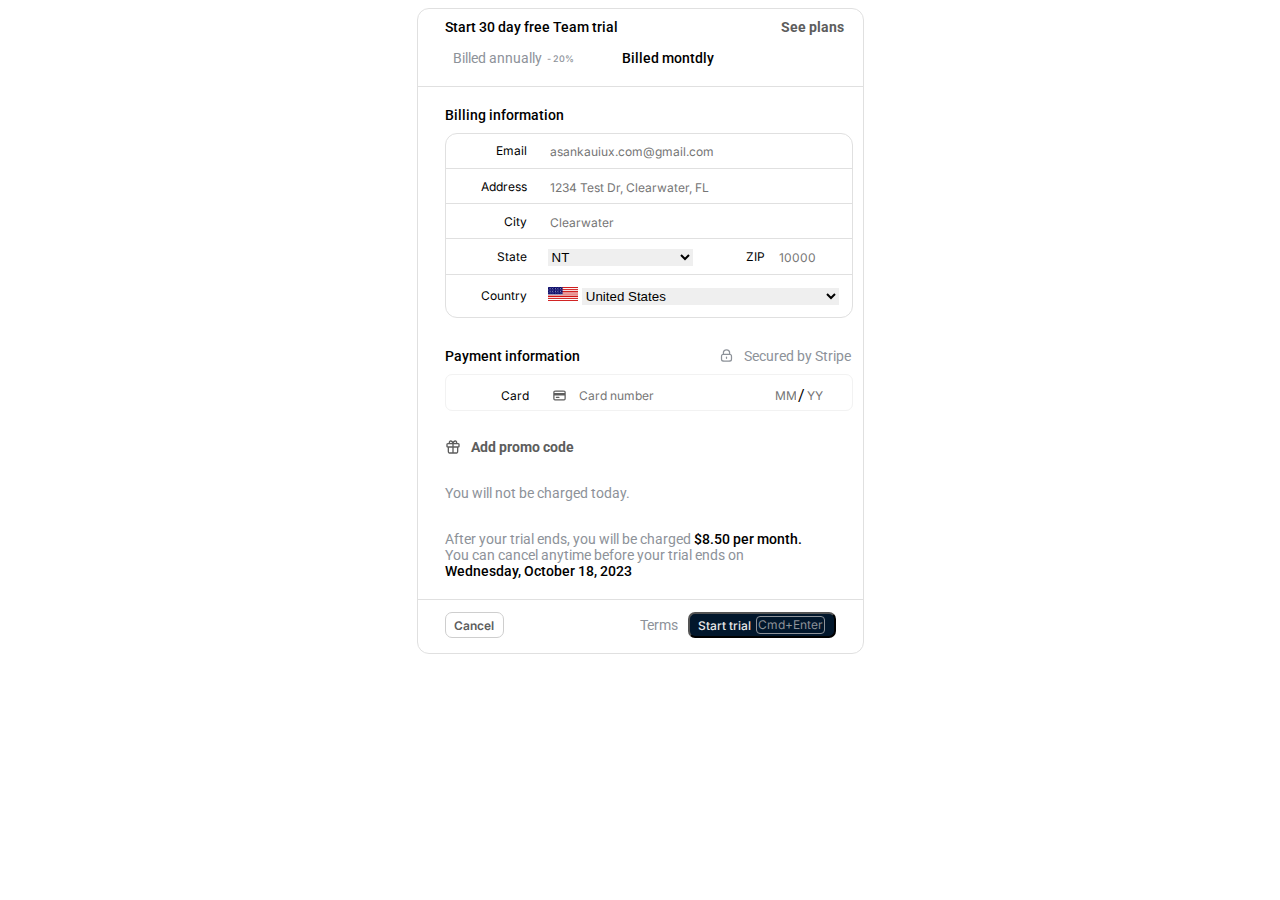
<file: PR1/index.html>
<!DOCTYPE html>
<head>
    <title>Document</title>
    <link rel="stylesheet" href="window.css">
    <link rel="preconnect" href="https://fonts.googleapis.com">
    <link rel="preconnect" href="https://fonts.gstatic.com" crossorigin>
    <link href="https://fonts.googleapis.com/css2?family=Roboto:ital,wght@0,100;0,300;0,400;0,500;0,700;0,900;1,100;1,300;1,400;1,500;1,700;1,900&display=swap" rel="stylesheet">

    <link rel="preconnect" href="https://fonts.googleapis.com">
    <link rel="preconnect" href="https://fonts.gstatic.com" crossorigin>
    <link href="https://fonts.googleapis.com/css2?family=Inter:ital,opsz,wght@0,14..32,100..900;1,14..32,100..900&display=swap" rel="stylesheet">
</head>
<body>
    <div class="main">
        <div class="form">
            <div class="top">
                <div class="first-title-text">Start 30 day free Team trial</div>
                <div class="second-title-text">See plans</div>
            </div>
            <div class="biil">
                <div class="annual">
                    <span class="main-text">Billed annually </span>
                    <span class="picent-text">- 20%</span>
                </div>
                <div class="first-title-text">Billed montdly</div>
            </div>
            <div class="horizontal-line"></div>
            <div class="billing-information">
                <div class="first-title-text">Billing information</div>
                <div class="form-details">
                    <table>
                        <tr>
                            <td>Email</td>
                            <td>
                                <input type="email" placeholder="asankauiux.com@gmail.com" id="emailInput">
                            </td>
                        </tr>
                        <tr>
                            <td>Address</td>
                            <td>
                                <input type="text" placeholder="1234 Test Dr, Clearwater, FL" id="addressInput">
                            </td>
                        </tr>
                        <tr>
                            <td>City</td>
                            <td>
                                <input type="text" placeholder="Clearwater" id="cityInput">
                            </td>
                        </tr>
                        <tr>
                            <td>State</td>
                            <td style="width: 150px">
                                <select>
                                    <option hidden disabled>NT</option>
                                    <option>NT</option>
                                    <option>NE</option>
                                    <option>WY</option>
                                </select>
                            </td>
                            <td style="text-align: left; width: fit-content; padding-right: 0px;">ZIP</td>
                            <td style="align-items: left;">
                                <input type="number" placeholder="10000" class="zip-code" id="zipInput">
                            </td>
                        </tr>
                        <tr>
                            <td>Country</td>
                            <td colspan="3">
                                <img src="img\US_flag.png">
                                <select style="width: 85%;">
                                    <option>United States</option>
                                </select>
                            </td>
                        </tr>
                    </table>
                </div>
            </div>
            <div class="payment-information">
                <div class="payment-wrapper">
                    <div class="first-title-text">Payment information</div>
                    <div class="payment-text">
                        <img src="img\lock_img.svg">
                        <div class="main-text">Secured by Stripe</div>
                    </div>
                </div>
                <div class="payment">
                    <table>
                        <tr>
                            <td>Card</td>
                            <td>
                                <img src="img\credit_card_img.svg">
                                <input type="number" placeholder="Card number" id="cardInput">
                                <input type="number" placeholder="MM" id="monthInput">
                                <span>/</span>
                                <input type="number" placeholder="YY" id="yearInput">
                            </td>
                        </tr>
                    </table>
                </div>
            </div>
            <div class="promo">
                <img src="img\gift_img.svg">
                <div class="second-title-text">Add promo code</div>
            </div>
            <div class="details">
                <div class="main-text">You will not be charged today.</div>
                <div class="main-text">After your trial ends, you will be charged 
                <span class="first-title-text">$8.50 per month. </span><br>
                You can cancel anytime before your trial ends on<br>
                <span class="first-title-text">Wednesday, October 18, 2023</span>
                </div> 
            </div>
            <div class="horizontal-line"></div>
            <div class="bottom">
                <button class="btn-cancel" onclick="cancelFunc()">Cancel</button>
                <div class="terms">
                    <div class="main-text">Terms</div>
                    <button class="start-trial" onclick="checkData()">Start trial
                        <div class="cmd-enter">Cmd+Enter</div>
                    </button>
                </div>
            </div>
        </div>
    </div>

    <script src="window.js"></script>
</body>
</html>
</file>
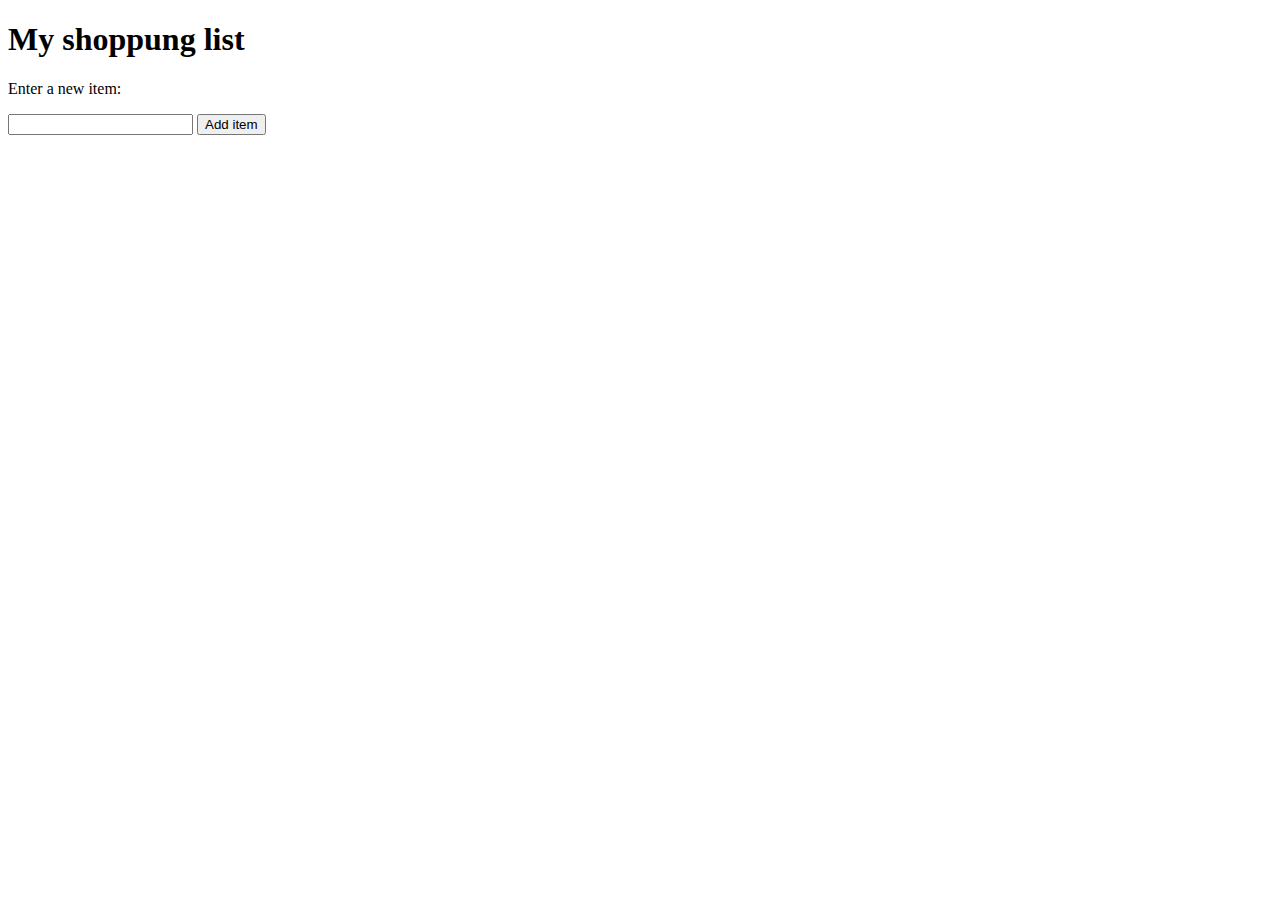
<file: PR3/index.html>
<!DOCTYPE html>
<head>
    <title>Document</title>
    <style>
        p{
            width: fit-content;
        }
    </style>
</head>
<body>
    <h1>My shoppung list</h1>
    <p>Enter a new item:</p>
    <input id="inputText" type="text" >
    <button id="addBtn">Add item</button>
    <ul id="ul"></ul>
    <script>
        const inputText = document.getElementById('inputText');
        const addBtn = document.getElementById('addBtn');
        const ul = document.getElementById('ul');
        addBtn.addEventListener('click', () => {
            let text = inputText.value;
            if(text == ''){
                alert("Enter text");
            }
            else{
                let li = document.createElement('li');
                let button = document.createElement('button');
                let p = document.createElement('p');
                p.textContent = text;
                p.contentEditable = true;
                button.textContent = 'Delete';
                button.id = text;
                li.id = text;
                li.appendChild(p);
                li.appendChild(button);
                let list = ul.appendChild(li);
                inputText.value = '';
                inputText.focus();
            }
        })
        document.addEventListener('click',(item)=>{
            if(item.target.tagName === 'BUTTON' && item.target.textContent === 'Delete'){
                if(confirm("Видалити елемент?")){
                    let listLi = document.getElementById(item.target.id);
                    ul.removeChild(listLi);
                } 
            }
        })
    </script>
</body>
</html>
</file>
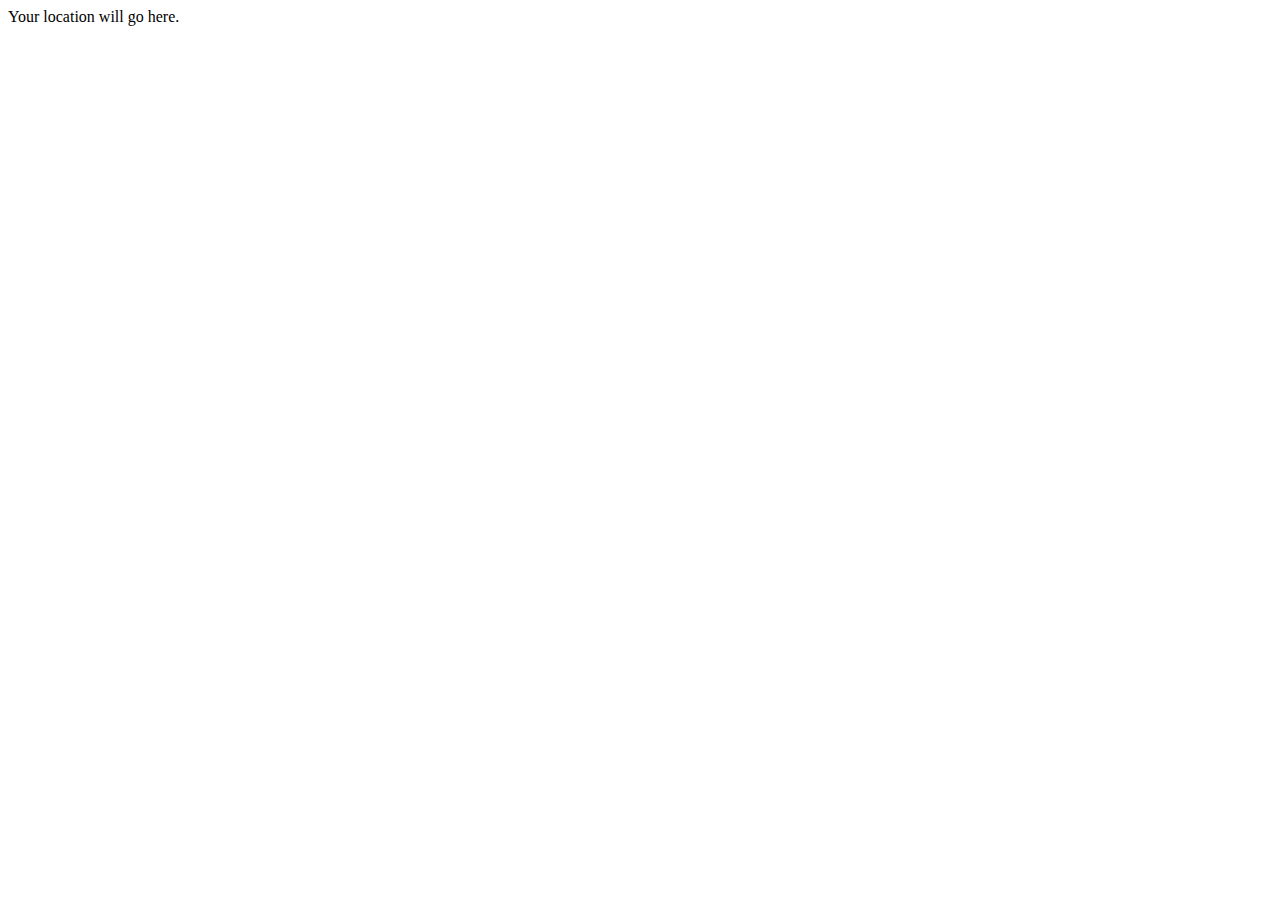
<file: PR5/index.html>
<head>
    <meta charset="UTF-8">
    <meta name="viewport" content="width=device-width, initial-scale=1.0">
    <title>Where am I?</title>
</head>
<body>
    <div id="location">
        Your location will go here.
    </div>
    <script src="script.js"></script>
</body>
</html>
</file>
<file: PR1/window.css>
.main{
    display: flex;
    justify-content: center;
    align-items: center;
}
.form{
    width: 445px;
    height: 644px;
    border: 1px solid #E0E0E0;
    border-radius: 12px;
    font-family: 'Roboto';
}
.top{
    width: 399px;
    height: 16px;
    justify-content: space-between;
    margin-top: 10px;
    margin-left: 27px;
    display: flex;
}
.first-title-text{
    font-size: 14px;
    font-weight: 500;
    width: fit-content;
    color: black;
}
.second-title-text{
    font-size: 14px;
    font-weight: bold;
    color: #5D5D5D;
    width: fit-content;
}
.biil{
    display: flex;
    width: 261px;
    margin-left: 35px;
    margin-top: 15px;
    justify-content: space-between;
}
.annual{
    display: flex;
    align-items: center;
}
.main-text{
    font-family: 'Roboto';
    color: #8D9299;
    font-size: 14px;
    font-weight: 400;
}
.picent-text{
    font-family: 'inter';
    color: #8D9299;
    font-size: 9px;
    font-weight: 500;
    margin-left: 5px;
}
.horizontal-line{
    border-top: 1px solid #E0E0E0;
    width: 100%;
    margin-top: 20px;
    margin-bottom: 20px;
}
.billing-information{
    margin-left: 27px;
}
.form-details{
    width: 406px;
    height: 183px;
    border: 1px solid #E0E0E0;
    border-radius: 12px;
    margin-top: 10px;
}
.form-details table{
    width: 406px;
    height: 183px;
    border-collapse: collapse;
    border-style: none;
}
.form-details tr:last-child{
    border-bottom: none;
}
.form-details tr{
    border-bottom: 1px solid #E0E0E0;
}
td:nth-child(odd){
    font-family: 'inter';
    width: 400;
    font-size: 12px;
    text-align: right;
    width: 80px;
    padding-right: 20px;
}
input{
    font-family: 'inter';
    width: 400;
    font-size: 12px;
    border: none;
    outline: none;
}
select{
    border: none;
    outline: none;
    width: 145px;
}
.zip-code{
    width: 42px;
}
input::-webkit-outer-spin-button,
input::-webkit-inner-spin-button {
    -webkit-appearance: none;
    margin: 0;
}
table img{
    width: 10%;
    height: 35%;
}
.country-img{
    width: 10px;
}
.payment-information{
    width: 406px;
    height: 61px;
    justify-content: space-between;
    margin-top: 30px;
    margin-left: 27px;
}
.payment-wrapper{
    display: flex;
    justify-content: space-between;
}
.payment-information img{
    height: 15px;
    width: 15px;
    margin-right: 10px;
}
.payment-text{
    display: flex;
    margin-bottom: 10px;
}
.payment{
    width: 406px;
    height: 35px;
    border: 1px solid #F2F2F2;
    border-radius: 7px;
}
.payment table{
    height: 35px;
    width: 406px;
}
.payment td:nth-child(2){
    display: flex;
    height: 35px;
    align-items: center;
}
.payment input:nth-child(3){
    width: 21px;
}
.payment input:last-child{
    width: 21px;
}
.promo{
    width: 406px;
    height: 16px;
    margin-left: 27px;
    margin-top: 30px;
    display: flex;
}
.promo img{
    height: 16px;
    width: 16px;
    margin-right: 10px;
}
.details .main-text{
    margin-left: 27px;
    margin-top: 30px;
}
.bottom{
    display: flex;
    justify-content: space-between;
    align-items: center;
    margin-left: 27px;
}
.btn-cancel{
    height: 26px;
    width: 59px;
    background-color: white;
    border: 1px solid #CECECE;
    border-radius: 7px;
    font-family: 'inter';
    font-weight: 600;
    font-size: 12px;
    color: #5D5D5D;
    cursor: pointer;
}
.btn-cancel:hover{
    color: #828181;
}
.btn-cancel:active{
    transform: scale(0.98);
}
.horizontal-line:nth-child(even){
    margin-bottom: 12px;
}
.terms{
    display: flex;
    align-items: center;
}
.start-trial{
    display: flex;
    align-items: center;
    justify-content: center;
    width: 148px;
    height: 26px;
    border-radius: 7px;
    background-color: #02172C;
    font-family: 'inter';
    font-weight: 500;
    font-size: 12px;
    color: #E8E8E8;
    cursor: pointer;
    margin-left: 10px;
    margin-right: 27px;
}
.cmd-enter{
    width: 67px;
    height: 16px;
    border: 1px solid #8D9299;
    border-radius: 4px;
    font-family: 'inter';
    font-weight: 400;
    font-size: 12px;
    color: #8D9299;
    letter-spacing: -4%;
    margin-left: 5px;
}
.start-trial:hover{
    color: #afafaf;
    background-color: #02172cf3;
}
.start-trial:active{
    transform: scale(0.98);
}
</file>
